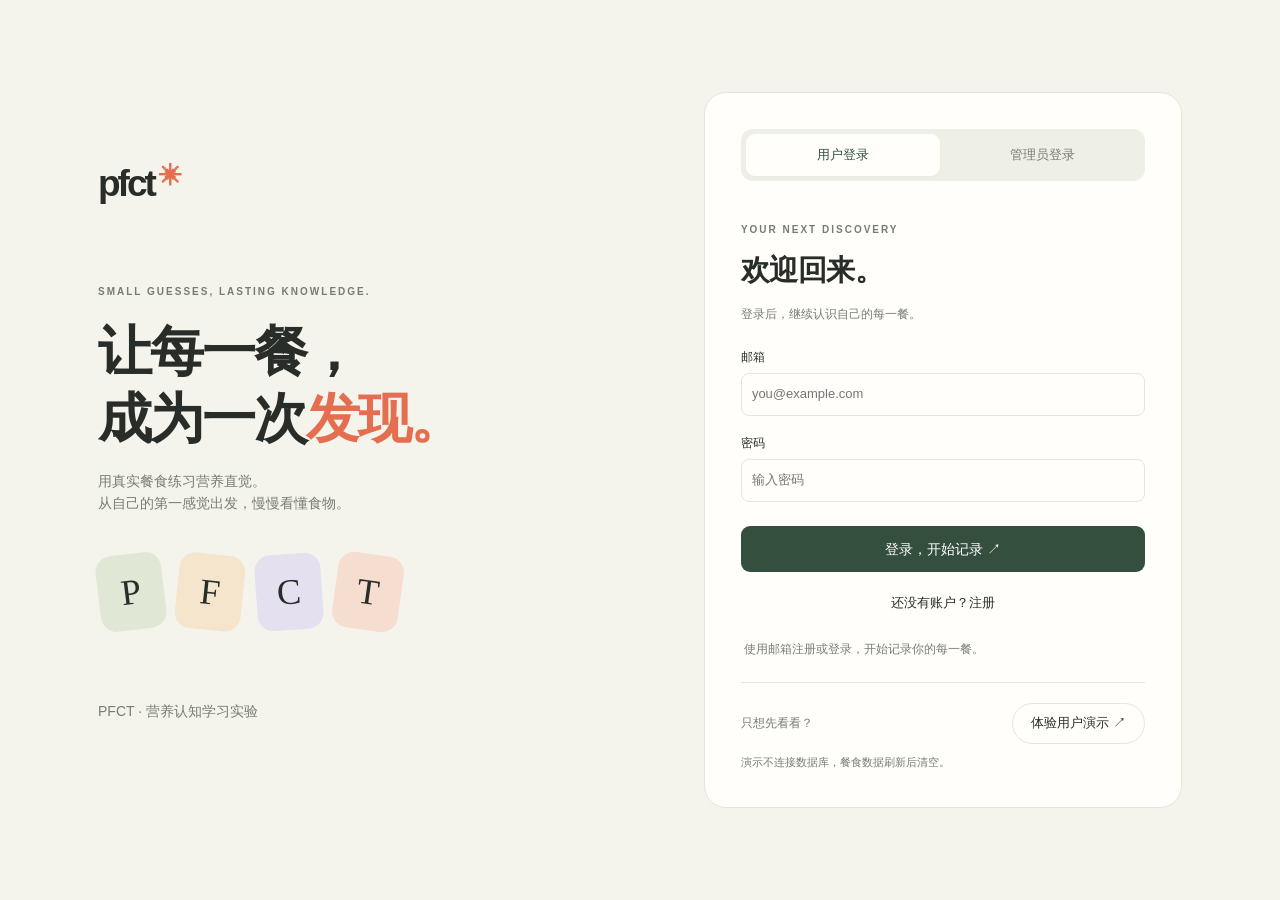
<file: web/index.html>
<!doctype html>
<html lang="zh-CN">
<head>
  <meta charset="utf-8">
  <meta name="viewport" content="width=device-width,initial-scale=1">
  <meta name="description" content="PFCT 营养直觉学习实验：记录餐食，猜测营养，理解自己的每一餐。">
  <title>PFCT · 每一餐，多一点了解</title>
  <link rel="stylesheet" href="style.css">
  <script type="module" src="app.js"></script>
</head>
<body>
  <header class="topbar">
    <a class="brand" href="#">pfct<span>✳</span></a>
    <nav aria-label="主导航"><a class="active" href="#meal">记录一餐</a><a href="#history">我的记录</a></nav>
    <div class="header-actions"><a class="quiet" href="login.html">切换账户</a><button class="quiet" id="logout">退出</button></div>
  </header>
  <main>
    <div class="mode-line"><span class="status-dot"></span><span id="mode-label">本地演示 · 数据不上传，刷新即清空</span><span class="pill">EARLY PREVIEW</span></div>
    <section class="intro"><div><span class="eyebrow">A LITTLE GUESS. A LITTLE DISCOVERY.</span><h1>每一餐，<br>多一点<span class="accent">了解。</span></h1><p>先凭直觉猜一猜，再慢慢认识食物。<br>没有饮食评分，只有关于自己的一点新发现。</p></div><div class="intro-note"><span class="sun" aria-hidden="true">✳</span><p>不必一开始就猜对。<br><strong>理解，比记住数字更有趣。</strong></p></div></section>

    <div class="workspace" id="meal">
      <section class="card meal-card">
        <div class="card-heading"><div><span class="eyebrow">01 / YOUR PLATE</span><h2>今天，吃了什么？</h2></div><span class="number-mark" aria-hidden="true">01</span></div>
        <label class="upload-area" id="upload-area" for="photo">
          <img id="preview" alt="所选餐食照片预览" hidden>
          <span id="upload-hint"><span class="plate" aria-hidden="true"><span>＋</span></span><strong>放下一张餐食照片</strong><span>点击选择，或把照片拖到这里</span><small>JPG / PNG / WebP · 最大 10 MB</small></span>
          <input id="photo" type="file" accept="image/jpeg,image/png,image/webp" aria-label="选择餐食照片">
        </label>
        <p id="file-name" class="small">让这一餐，成为你的学习素材。</p>
        <div class="meal-meta"><label>这是哪一餐？<select id="meal-type"><option value="breakfast">早餐</option><option value="lunch" selected>午餐</option><option value="dinner">晚餐</option><option value="snack">加餐</option><option value="other">其他</option></select></label><label>用餐时间<input id="eaten-at" type="datetime-local" required></label></div>
      </section>

      <section class="card guess-card">
        <div class="card-heading"><div><span class="eyebrow">02 / TRUST YOUR INTUITION</span><h2>你的营养直觉是？</h2></div><span class="number-mark" aria-hidden="true">02</span></div>
        <p class="subtle">估一估整餐的营养。暂时不知道也没关系。</p>
        <form id="guess-form">
          <div class="nutrient-grid">
            <label class="nutrient protein"><span class="nutrient-title"><b>P</b> 蛋白质</span><span class="value-wrap"><input id="protein" type="number" min="0" max="10000" step="0.01" placeholder="0" required aria-label="蛋白质克数"><span>g</span></span><small>PROTEIN</small></label>
            <label class="nutrient fat"><span class="nutrient-title"><b>F</b> 脂肪</span><span class="value-wrap"><input id="fat" type="number" min="0" max="10000" step="0.01" placeholder="0" required aria-label="脂肪克数"><span>g</span></span><small>FAT</small></label>
            <label class="nutrient carbs"><span class="nutrient-title"><b>C</b> 碳水</span><span class="value-wrap"><input id="carbs" type="number" min="0" max="10000" step="0.01" placeholder="0" required aria-label="碳水克数"><span>g</span></span><small>CARBOHYDRATES</small></label>
            <label class="nutrient calories"><span class="nutrient-title"><b>T</b> 总热量</span><span class="value-wrap"><input id="calories" type="number" min="0" max="100000" step="0.01" placeholder="0" required aria-label="总热量千卡"><span>kcal</span></span><small>TOTAL CALORIES</small></label>
          </div>
          <p class="hint">✧ 先保留你的第一感觉，不用查答案。</p>
          <button class="primary submit" id="submit-guess" type="submit">保存我的猜测 <span aria-hidden="true">↗</span></button>
          <button class="quiet reset" type="button" id="new-meal">开始新的一餐</button>
        </form>
      </section>
    </div>

    <section class="card confirmation" id="confirmation" hidden aria-labelledby="confirmation-title">
      <div class="card-heading"><div><span class="eyebrow">03 / KNOW YOUR PORTIONS</span><h2 id="confirmation-title">确认食物，揭晓这一餐。</h2></div><span class="number-mark" aria-hidden="true">03</span></div>
      <p class="subtle" id="confirmation-context"></p>
      <p class="small">请包括食材、烹饪用油、酱料和饮料。生重与熟重请选择对应食物条目；克和毫升不直接互换。</p>
      <div id="live-food-picker" hidden>
        <form id="food-search-form" class="search-row"><label>搜索食物<input id="food-query" required minlength="2" maxlength="100" placeholder="例如 cooked rice / chicken breast"></label><button class="primary" type="submit">搜索 FatSecret</button></form>
        <p class="small">当前使用 Basic 接口默认数据集；中文和地区筛选取决于套餐权限。优先尝试英文名称。</p>
        <div id="food-results" class="food-results" aria-live="polite"></div>
        <form id="portion-form" hidden>
          <h3 id="selected-food-name"></h3>
          <div class="portion-grid"><label>标准份<select id="serving-choice"></select></label><label>食用数量<input id="portion-quantity" type="number" min="0.01" max="10000" step="0.01" value="1" required></label><label>计算单位<select id="portion-measure"></select></label></div>
          <button class="quiet" type="submit">＋ 加入这一餐</button>
        </form>
        <a class="provider" href="https://www.fatsecret.com" target="_blank" rel="noopener noreferrer">Powered by fatsecret</a>
      </div>
      <form id="label-form">
        <p class="label-note">本地模式：根据你填写的包装营养标签计算，不是 FatSecret 查询结果。没有标签时，请连接后端搜索食物，不要把猜测再填成参考答案。</p>
        <div class="portion-grid"><label>食物名称<input id="label-name" maxlength="100" required placeholder="包装上的食物名称"></label><label>标签基准重量（g）<input id="label-base" type="number" min="0.01" max="10000" step="0.01" value="100" required></label><label>实际食用重量（g）<input id="label-amount" type="number" min="0.01" max="10000" step="0.01" required placeholder="例如 150"></label></div>
        <div class="label-nutrients"><label>基准份蛋白质（g）<input id="label-protein" type="number" min="0" max="10000" step="0.01" required></label><label>基准份脂肪（g）<input id="label-fat" type="number" min="0" max="10000" step="0.01" required></label><label>基准份碳水（g）<input id="label-carbs" type="number" min="0" max="10000" step="0.01" required></label><label>基准份热量（kcal）<input id="label-calories" type="number" min="0" max="100000" step="0.01" required></label></div>
        <p class="small">如果标签使用 kJ，请先除以 4.184 转为 kcal。所有营养数值必须对应上面同一基准重量。</p>
        <button class="quiet" type="submit">＋ 加入这一餐</button>
      </form>
      <div id="confirmed-items" class="confirmed-items" aria-live="polite"></div>
      <div class="button-row"><button class="primary" id="confirm-portions" type="button">确认份量并对比猜测 ↗</button><button class="quiet" id="review-reference" hidden type="button">重新查询上次确认</button></div>
      <p class="small" id="reference-storage-note"></p>
      <p id="food-status" class="notice" role="status" aria-live="polite">先加入食物和实际食用份量。</p>
    </section>
    <section class="result card" id="result" hidden aria-labelledby="result-title"><div><span class="eyebrow">04 / A MOMENT OF DISCOVERY</span><h2 id="result-title">猜测已记录，等一次新发现。</h2><p id="result-description"></p></div><div id="comparison"></div></section>
    <p id="notice" class="notice" role="status" aria-live="polite">准备好了，就从一张照片开始。</p>

    <section class="history" id="history"><div class="section-heading"><div><span class="eyebrow">YOUR FOOD JOURNAL</span><h2>每一餐，都是线索。</h2></div><button class="quiet" id="refresh">刷新记录 ↻</button></div><div id="records" class="records"><div class="empty"><span aria-hidden="true">↗</span><p>这里还没有餐食记录。<br><small>记录第一餐，开始认识自己的营养直觉。</small></p></div></div></section>
    <footer><a class="brand" href="#">pfct<span>✳</span></a><p>从猜测开始，让理解留下来。</p><span>营养认知学习 · 开发预览版</span></footer>
  </main>
</body>
</html>
</file>
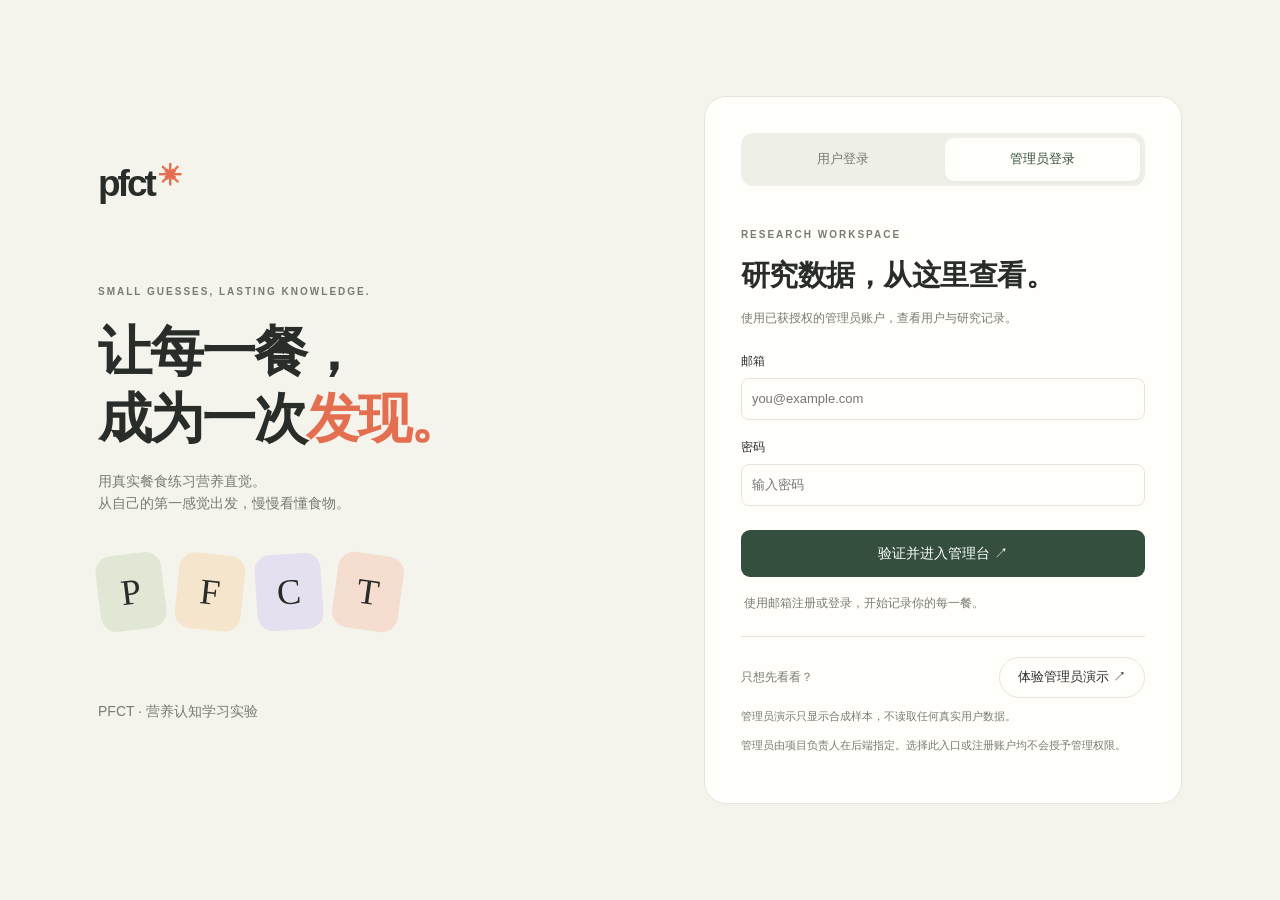
<file: web/admin.html>
<!doctype html><html lang="zh-CN"><head><meta charset="utf-8"><meta name="viewport" content="width=device-width,initial-scale=1"><title>研究管理台 · PFCT</title><link rel="stylesheet" href="style.css?v=20261023-photos"><script type="module" src="admin.js?v=20261023-photos2"></script></head>
<body class="admin-body"><div class="admin-shell">
  <aside class="admin-sidebar"><a class="brand" href="login.html">pfct<span>✳</span></a><span class="eyebrow">RESEARCH WORKSPACE</span><a class="sidebar-active" href="#participants">◫ 用户与记录</a><a href="index.html">↗ 用户页面</a><div class="sidebar-note"><strong>保留过程，理解变化。</strong><p>原始数据只读展示。<br>每次猜测都有自己的位置。</p></div><button class="quiet" id="admin-logout">退出管理台</button></aside>
  <main class="admin-main" id="admin-main"><header class="admin-heading"><div><span class="eyebrow">PFCT / RESEARCH CONSOLE</span><h1>每一次猜测，<span class="accent">都有迹可循。</span></h1><p class="subtle">从用户到单餐，查看营养认知学习的原始记录。</p></div><span class="pill" id="admin-mode">正在验证权限</span></header>
    <p class="notice" id="admin-notice" role="status" aria-live="polite">正在验证管理员身份…</p>
    <section class="admin-stats" aria-label="数据总览"><article><span>参与者</span><strong id="stat-participants">—</strong><small>独立研究 ID</small></article><article><span>餐食记录</span><strong id="stat-meals">—</strong><small>按提交记录统计</small></article><article><span>PFCT 猜测</span><strong id="stat-guesses">—</strong><small>包含所有尝试</small></article><article><span>份量确认</span><strong id="stat-confirmations">—</strong><small>包含历史版本</small></article></section>
    <div class="admin-grid"><section class="card participant-card" id="participants"><div class="section-heading"><div><span class="eyebrow">PARTICIPANTS</span><h2>用户与研究记录</h2></div><button class="quiet" id="admin-refresh">刷新 ↻</button></div>
      <form id="admin-filter" class="admin-filter"><label>参与者 ID<input id="participant-query" maxlength="100" placeholder="搜索研究 ID"></label><label>记录状态<select id="participant-filter"><option value="all">全部用户</option><option value="with_records">有餐食记录</option><option value="without_records">尚无餐食记录</option></select></label><button class="primary" type="submit">筛选</button></form>
      <div class="table-scroll"><table class="participant-table"><thead><tr><th scope="col">参与者</th><th scope="col">餐食 / 猜测</th><th scope="col">最近提交</th><th scope="col">研究同意</th><th scope="col">查看</th></tr></thead><tbody id="participant-rows"></tbody></table></div>
      <div class="pagination"><span id="participant-page">—</span><div><button id="participants-prev" class="quiet">上一页</button><button id="participants-next" class="quiet">下一页</button></div></div>
    </section>
    <aside class="card detail-card" id="participant-detail" aria-label="用户记录详情"><span class="eyebrow">FOLLOW THE RECORD</span><h2>从一位用户开始。</h2><p class="subtle">选择左侧用户，查看餐食、原始猜测与份量确认的时间线。</p><div class="detail-placeholder" aria-hidden="true">↗</div><p class="small">不根据热量高低给用户打分，也不自动改写研究记录。</p></aside></div>
    <p class="small admin-footnote">统计用于查看记录完整性，不代表饮食健康评价。FatSecret 历史确认仅保留食物 ID 与份量输入，缺失的营养快照不会被补成零。</p>
  </main>
</div><dialog id="photo-dialog" class="photo-dialog" aria-labelledby="photo-dialog-title"><div class="photo-dialog-header"><h2 id="photo-dialog-title">餐食照片</h2><button class="quiet" id="photo-dialog-close" type="button">关闭 ×</button></div><img id="photo-dialog-image" alt="放大的餐食照片"><p class="small" id="photo-dialog-caption"></p></dialog></body></html>
</file>
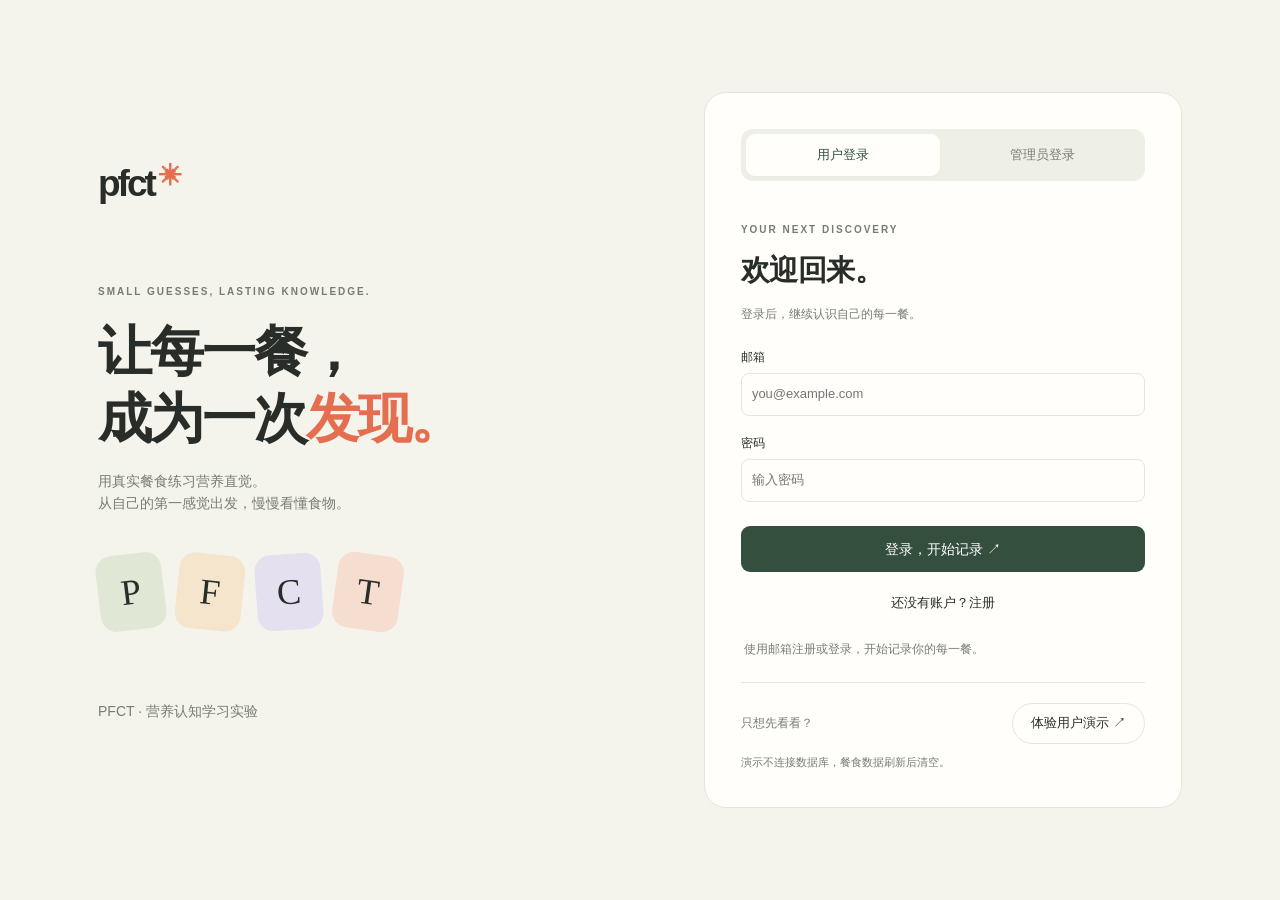
<file: web/login.html>
<!doctype html>
<html lang="zh-CN"><head><meta charset="utf-8"><meta name="viewport" content="width=device-width,initial-scale=1"><title>登录 · PFCT</title><link rel="stylesheet" href="style.css"><script type="module" src="login.js"></script></head>
<body class="login-body"><main class="login-shell">
  <section class="login-story"><a class="brand" href="login.html">pfct<span>✳</span></a><span class="eyebrow">SMALL GUESSES, LASTING KNOWLEDGE.</span><h1>让每一餐，<br>成为一次<span class="accent">发现。</span></h1><p>用真实餐食练习营养直觉。<br>从自己的第一感觉出发，慢慢看懂食物。</p><div class="login-art" aria-hidden="true"><span>P</span><span>F</span><span>C</span><span>T</span></div><p class="small">PFCT · 营养认知学习实验</p></section>
  <section class="login-panel"><div class="role-switch" role="group" aria-label="登录入口"><button type="button" id="user-role" aria-pressed="true">用户登录</button><button type="button" id="admin-role" aria-pressed="false">管理员登录</button></div>
    <span class="eyebrow" id="login-eyebrow">YOUR NEXT DISCOVERY</span><h2 id="login-title">欢迎回来。</h2><p class="subtle" id="login-copy">登录后，继续认识自己的每一餐。</p>
    <form id="login-form"><label>邮箱<input id="login-email" type="email" autocomplete="username" required placeholder="you@example.com"></label><label>密码<input id="login-password" type="password" autocomplete="current-password" minlength="6" required placeholder="输入密码"></label>
      <details class="connection-details" id="connection-details"><summary>开发环境连接</summary><p class="small">填写 Supabase 公开配置。FatSecret ID / Secret 不在这里填写。</p><label>Supabase 项目地址<input id="login-url" type="url" autocomplete="off" placeholder="https://your-project.supabase.co"></label><label>Publishable / anon key<input id="login-key" type="password" autocomplete="off" placeholder="sb_publishable_…"></label></details>
      <button class="primary" id="login-submit" type="submit">登录，开始记录 ↗</button><button class="quiet" id="login-signup" type="button">还没有账户？注册</button>
    </form><p id="login-notice" class="notice" role="status" aria-live="polite">使用邮箱注册或登录，开始记录你的每一餐。</p>
    <div class="demo-entry"><span>只想先看看？</span><button class="quiet" type="button" id="demo-entry">体验用户演示 ↗</button><p class="small" id="demo-copy">演示不连接数据库，餐食数据刷新后清空。</p></div>
    <p class="small" id="admin-boundary" hidden>管理员由项目负责人在后端指定。选择此入口或注册账户均不会授予管理权限。</p>
  </section>
</main></body></html>
</file>
<file: web/style.css>
:root{--paper:#f8f7f2;--ink:#292d29;--muted:#777c73;--line:#e5e6dc;--coral:#e36e50;--green:#344f3e;--card:#fffefa}*{box-sizing:border-box}html{scroll-behavior:smooth;scroll-padding-top:24px}body{margin:0;background:var(--paper);color:var(--ink);font-family:-apple-system,BlinkMacSystemFont,"Segoe UI","PingFang SC","Microsoft YaHei",sans-serif;line-height:1.6}button,input,select{font:inherit}button,a,input,select{ -webkit-tap-highlight-color:transparent}button{cursor:pointer}button:disabled{cursor:wait;opacity:.6}a{color:inherit;text-decoration:none}button:focus-visible,a:focus-visible,input:focus-visible,select:focus-visible,.upload-area:focus-within{outline:3px solid #9ab9a1;outline-offset:4px}[hidden]{display:none!important}.topbar{max-width:1280px;margin:auto;display:flex;align-items:center;justify-content:space-between;height:100px;padding:0 48px;border-bottom:1px solid var(--line)}.brand{font-size:37px;letter-spacing:-3px;font-weight:850;line-height:1}.brand span{display:inline-block;color:var(--coral);font-size:23px;margin-left:5px;vertical-align:top;letter-spacing:0}nav{display:flex;gap:38px;font-size:14px}nav a{color:var(--muted);padding:9px 0}nav a.active{color:var(--ink);border-bottom:2px solid var(--ink)}main{max-width:1280px;padding:28px 48px 0;margin:auto}.quiet{border:1px solid var(--line);border-radius:999px;padding:9px 18px;color:var(--ink);background:transparent;font-size:13px}.quiet:hover{background:#eeeee6}.mode-line{display:flex;align-items:center;gap:9px;font-size:12px;color:var(--muted)}.status-dot{width:7px;height:7px;background:#729478;border-radius:100%}.pill{font-size:9px;letter-spacing:1px;border:1px solid var(--line);padding:3px 8px;border-radius:20px;margin-left:auto}.intro{display:flex;justify-content:space-between;align-items:center;padding:40px 0 44px}.eyebrow{font-size:10px;letter-spacing:2px;font-weight:650;color:var(--muted)}h1{font-size:clamp(40px,4.6vw,64px);line-height:1.24;letter-spacing:-2px;margin:18px 0}.accent{color:var(--coral)}p{margin:12px 0}.intro p{color:var(--muted);font-size:14px;line-height:1.9}.intro-note{display:flex;align-items:center;gap:26px;padding:25px 38px;border-left:1px solid var(--line)}.intro-note p{font-size:13px}.intro-note strong{font-weight:500;color:var(--ink)}.sun{font-size:80px;line-height:1;color:#b0bda0}.workspace{display:grid;grid-template-columns:1fr 1fr;gap:24px;align-items:stretch}.card{background:var(--card);border:1px solid var(--line);border-radius:20px;padding:28px}.card-heading{display:flex;justify-content:space-between;align-items:center}h2{font-size:23px;line-height:1.4;letter-spacing:-.5px;margin:9px 0 0}.number-mark{font-family:Georgia,serif;font-size:40px;color:#d9ddcf;font-style:italic}.upload-area{margin-top:25px;display:flex;position:relative;align-items:center;justify-content:center;height:264px;background:#f0f1e8;border:1px dashed #c5cdbb;border-radius:12px;overflow:hidden;cursor:pointer;text-align:center}.upload-area.dragging{background:#e1e9da;border:2px solid var(--green)}.upload-area>input{position:absolute;inset:0;width:100%;height:100%;opacity:0;cursor:pointer}.upload-area img{width:100%;height:100%;object-fit:cover}#upload-hint{display:flex;align-items:center;flex-direction:column;color:var(--muted);font-size:12px;gap:7px}#upload-hint strong{font-size:15px;font-weight:500;color:var(--ink)}#upload-hint small{font-size:10px;color:#8b9083}.plate{display:flex;align-items:center;justify-content:center;width:81px;height:81px;border:1px solid #bdc8ac;border-radius:50%;margin-bottom:11px;background:#e7ebdc}.plate>span{display:flex;align-items:center;justify-content:center;width:60px;height:60px;border:1px solid #bdc8ac;border-radius:50%;font-size:29px;color:#8c9e79;font-weight:200}.small{font-size:11px;color:var(--muted)}.meal-meta{display:grid;grid-template-columns:1fr 1.3fr;gap:15px;margin-top:21px}label{display:block;font-size:12px}input,select{display:block;width:100%;min-width:0;border:1px solid var(--line);border-radius:8px;padding:10px;background:#fffefa;color:var(--ink);margin-top:6px;font-size:13px}input:disabled,select:disabled{opacity:.65}.subtle{font-size:12px;color:var(--muted);margin:14px 0 24px}.nutrient-grid{display:grid;grid-template-columns:1fr 1fr;gap:13px}.nutrient{border:1px solid transparent;border-radius:13px;padding:14px 17px}.protein{background:#ecf0e5}.fat{background:#f8eedf}.carbs{background:#ebe9f3}.calories{background:#fae9e0}.nutrient-title{display:flex;align-items:center;gap:9px;font-size:12px}.nutrient-title b{font-family:Georgia,serif;font-size:24px;font-weight:400}.value-wrap{display:flex;align-items:baseline;gap:5px;margin-top:8px}.value-wrap input{appearance:textfield;-moz-appearance:textfield;background:transparent;border:0;border-bottom:1px solid #00000018;border-radius:0;font-size:34px;font-weight:450;padding:0 0 3px;line-height:1.3;margin:0}.value-wrap input::-webkit-inner-spin-button{appearance:none}.value-wrap>span{font-size:11px;color:var(--muted)}.nutrient small{display:block;font-size:8px;letter-spacing:1.2px;color:var(--muted);margin-top:8px}.hint{color:var(--muted);font-size:11px;margin:20px 0}.primary{background:var(--green);color:white;border:0;border-radius:9px;padding:12px 20px;font-size:14px}.primary:hover{background:#42634d}.submit{width:100%;display:flex;justify-content:space-between;padding:15px 20px}.reset{display:block;margin:12px auto 0;border-color:transparent;padding:4px 12px;color:var(--muted);font-size:11px}.notice{font-size:12px;color:var(--muted);min-height:22px;margin:17px 3px}.notice.error{color:#ae4336}.notice.success{color:var(--green)}.history{margin-top:48px}.section-heading{display:flex;justify-content:space-between;align-items:center;margin-bottom:22px}.section-heading h2{font-size:25px}.records{display:grid;gap:12px}.empty{border:1px dashed #d7dacf;border-radius:14px;padding:30px;display:flex;align-items:center;justify-content:center;gap:20px;color:var(--muted);font-size:13px;text-align:left}.empty>span{font-size:34px;color:#abb59c}.empty small{font-size:11px}.record{background:var(--card);border:1px solid var(--line);border-radius:14px;padding:18px;display:flex;gap:18px;align-items:center}.record-image{width:68px;height:68px;object-fit:cover;border-radius:9px;background:#e8ecdf;flex-shrink:0}.record-main{flex:1}.record-main h3{margin:0;font-size:14px}.record-main p{margin:4px 0;font-size:11px;color:var(--muted)}.record-nutrients{display:flex;gap:18px;font-size:12px}.record-nutrients b{font-weight:600}.record-status{border-radius:20px;background:#f1f0e7;color:#7a7c68;padding:5px 10px;font-size:10px;white-space:nowrap}.result{margin-top:24px;background:#edf1e7}.result p{font-size:13px;color:#626e5c}.comparison{width:100%;margin-top:18px;border-collapse:collapse;font-size:13px}.comparison td,.comparison th{padding:10px;border-bottom:1px solid #d7dfcd;text-align:left}.settings{background:#eeefe6;border:1px solid #dbe0d0;border-radius:16px;padding:25px;margin-bottom:24px}.settings h2{margin-top:5px}.settings p{font-size:12px;color:var(--muted);max-width:700px}.settings form{display:grid;gap:12px;max-width:700px;margin-top:16px}.settings .primary{justify-self:start}.settings .button-row{display:flex;gap:12px}.settings h3{font-size:15px;margin:8px 0 0}footer{display:flex;align-items:center;gap:25px;border-top:1px solid var(--line);margin-top:60px;padding:30px 0}footer .brand{font-size:27px}footer .brand span{font-size:15px}footer p,footer>span{font-size:11px;color:var(--muted)}footer>span{margin-left:auto}button,a,input,select{transition:background .15s ease,border-color .15s ease}@media(min-width:1500px){.intro{padding-top:56px;padding-bottom:56px}}@media(max-width:850px){main{padding:22px 24px 0}.topbar{padding:0 24px;height:80px}.intro-note{padding:16px;gap:15px}.sun{font-size:55px}.card{padding:21px}.workspace{gap:16px}.meal-meta{grid-template-columns:1fr}.record-nutrients{gap:10px;flex-wrap:wrap}}@media(max-width:640px){.topbar{padding:0 20px;height:76px}.brand{font-size:32px}nav{gap:18px;font-size:12px}.topbar .quiet{padding:7px 10px;font-size:11px}main{padding:20px 18px 0}.intro{padding:30px 0}.intro-note{display:none}.eyebrow{font-size:9px;letter-spacing:1.4px}h1{font-size:45px}.intro p{font-size:13px}.workspace{grid-template-columns:1fr}.card{padding:22px}.meal-meta{grid-template-columns:1fr 1.2fr}.upload-area{height:230px}.history{margin-top:35px}.section-heading h2{font-size:21px}.record{gap:12px;flex-wrap:wrap}.record-status{margin-left:80px}.record-nutrients{font-size:11px}footer{flex-wrap:wrap;gap:13px;margin-top:40px}footer>span{width:100%;margin:0}.settings{padding:18px}.mode-line{font-size:10px}.pill{font-size:8px}.comparison{font-size:11px}.comparison td,.comparison th{padding:8px 4px}}
.confirmation{margin-top:24px}.confirmation .button-row{display:flex;gap:12px;flex-wrap:wrap;margin-top:20px}.confirmation h3{font-size:15px}.search-row{display:flex;gap:12px;align-items:end;margin-top:24px}.search-row label{flex:1}.search-row .primary{white-space:nowrap}.portion-grid{display:grid;grid-template-columns:2fr 1fr 1fr;gap:14px;margin:16px 0}.label-nutrients{display:grid;grid-template-columns:repeat(4,1fr);gap:14px;margin-bottom:14px}.label-note{border-left:3px solid #d9b49b;padding:9px 14px;background:#f9f0e7;font-size:12px;color:#785b48}.food-results{display:grid;grid-template-columns:1fr 1fr;gap:9px;margin:15px 0}.food-option{padding:12px;text-align:left;background:#f3f4ec;border:1px solid var(--line);border-radius:10px}.food-option strong{display:block;font-size:13px}.food-option small{display:block;color:var(--muted);font-size:10px}.confirmed-items{display:grid;gap:8px;margin-top:20px}.confirmed-item{display:flex;align-items:center;gap:16px;padding:12px 15px;border:1px solid var(--line);border-radius:10px;font-size:12px}.confirmed-item>span{flex:1}.provider{display:inline-block;margin-top:12px;font-size:11px;text-decoration:underline;color:var(--muted)}.difference{font-size:12px;color:#68705f}.confirmation .notice{margin-top:18px;margin-bottom:0}@media(max-width:640px){.portion-grid{grid-template-columns:1fr 1fr}.portion-grid>label:first-child{grid-column:1/-1}.label-nutrients{grid-template-columns:1fr 1fr}.food-results{grid-template-columns:1fr}.search-row{align-items:stretch;flex-direction:column}.comparison{font-size:10px}}
.upload-area>input:disabled{opacity:0;cursor:default}
.header-actions{display:flex;gap:8px;align-items:center}.login-body{background:#f4f4ec}.login-shell{max-width:1180px;min-height:100vh;display:grid;grid-template-columns:1.1fr 1fr;gap:80px;align-items:center;padding:56px 48px}.login-story>.eyebrow{display:block;margin-top:80px}.login-story h1{font-size:54px}.login-story p{color:var(--muted);font-size:14px}.login-art{display:flex;gap:13px;margin:40px 0 70px}.login-art span{width:66px;height:76px;border-radius:16px;display:grid;place-items:center;font:36px Georgia,serif;transform:rotate(-7deg);background:#e0e8d5}.login-art span:nth-child(2){background:#f5e5cd;transform:rotate(6deg)}.login-art span:nth-child(3){background:#e4e0ef;transform:rotate(-4deg)}.login-art span:nth-child(4){background:#f5ddd0;transform:rotate(8deg)}.login-panel{padding:36px;background:var(--card);border:1px solid var(--line);border-radius:22px}.role-switch{display:flex;padding:5px;border-radius:12px;background:#eeefe6;gap:5px;margin-bottom:34px}.role-switch button{width:50%;border:0;background:transparent;padding:11px;border-radius:9px;color:var(--muted);font-size:13px}.role-switch button[aria-pressed=true]{background:var(--card);color:var(--green);box-shadow:0 2px 5px #00000006}.login-panel h2{font-size:29px}.login-panel form>label{margin-top:18px}.login-panel form>.primary{width:100%;margin-top:24px}.login-panel form>.quiet{width:100%;margin-top:12px;border:0}.connection-details{margin-top:18px;font-size:12px;color:var(--muted)}.connection-details summary{cursor:pointer}.connection-details label{margin-top:10px}.demo-entry{border-top:1px solid var(--line);padding-top:20px;margin-top:20px;display:flex;align-items:center;justify-content:space-between;flex-wrap:wrap;gap:10px;font-size:12px;color:var(--muted)}.demo-entry p{width:100%;margin:0}.admin-shell{display:grid;grid-template-columns:200px 1fr;min-height:100vh;max-width:1800px;margin:auto}.admin-sidebar{border-right:1px solid var(--line);padding:36px 24px;display:flex;flex-direction:column;gap:15px}.admin-sidebar>.eyebrow{font-size:8px;margin:12px 0 36px}.admin-sidebar>a:not(.brand){font-size:12px;padding:12px;border-radius:9px}.sidebar-active{background:#e8ecdf;color:var(--green)}.sidebar-note{margin-top:auto;padding-top:70px;font-size:11px;color:var(--muted)}.sidebar-note strong{font-size:12px;font-weight:500;color:var(--ink)}.admin-main{width:100%;max-width:none;padding:42px 32px;min-width:0}.admin-heading{display:flex;align-items:center;justify-content:space-between;gap:20px}.admin-heading h1{font-size:30px;letter-spacing:-1px;line-height:1.4;margin:12px 0}.admin-heading .pill{white-space:nowrap;margin:0;font-size:10px;letter-spacing:0}.admin-stats{display:grid;grid-template-columns:repeat(4,1fr);gap:14px;margin:25px 0}.admin-stats article{background:var(--card);padding:20px 23px;border:1px solid var(--line);border-radius:14px;display:flex;flex-direction:column}.admin-stats article:nth-child(2){background:#eef1e6}.admin-stats article:nth-child(3){background:#f4ede1}.admin-stats article:nth-child(4){background:#eeebf4}.admin-stats span{font-size:12px}.admin-stats strong{font-size:34px;font-weight:500;margin:5px 0}.admin-stats small{font-size:10px;color:var(--muted)}.admin-grid{display:grid;grid-template-columns:minmax(0,1.45fr) minmax(300px,1fr);gap:20px;align-items:start}.admin-grid>.card{padding:23px;min-width:0}.admin-grid h2{font-size:21px}.admin-filter{display:flex;gap:10px;align-items:end;margin:24px 0}.admin-filter label:first-child{flex:1;min-width:100px}.admin-filter .primary{padding:10px 15px;font-size:12px;white-space:nowrap}.table-scroll{overflow-x:auto}.participant-table{border-collapse:collapse;width:100%;font-size:11px;min-width:480px}.participant-table th{text-align:left;color:var(--muted);font-size:10px;font-weight:500;padding:10px 8px;border-bottom:1px solid var(--line);white-space:nowrap}.participant-table td{padding:15px 8px;border-bottom:1px solid var(--line)}.participant-table strong{font-size:11px;font-weight:500}.participant-table small{display:block;font-size:9px;color:var(--muted);margin-top:5px}.participant-id{display:block;max-width:150px;overflow:hidden;text-overflow:ellipsis;white-space:nowrap}.participant-table .quiet{font-size:10px;padding:5px 10px}.selected-row{background:#edf1e6}.pagination{display:flex;align-items:center;justify-content:space-between;gap:8px;margin-top:20px;color:var(--muted);font-size:10px}.pagination>div{display:flex;gap:6px}.pagination .quiet{font-size:10px;padding:5px 10px}.pagination button:disabled{cursor:default;opacity:.35}.detail-placeholder{font-size:100px;color:#b8c2a8;text-align:center;padding:25px 0 40px}.detail-id{font-family:ui-monospace,monospace;font-size:11px;overflow-wrap:anywhere;color:var(--green)}.raw-details{border:1px solid var(--line);border-radius:8px;padding:10px 12px;margin:10px 0;font-size:11px}.raw-details summary{cursor:pointer;color:var(--muted)}.raw-details pre{font-size:10px;white-space:pre-wrap;overflow-wrap:anywhere;max-height:260px;overflow:auto}.timeline-meal{border-top:1px solid var(--line);padding:15px 0;margin-top:15px}.timeline-meal h3{font-size:16px;margin:0}.timeline-meal .comparison{font-size:10px;margin:10px 0}.timeline-meal .comparison td,.timeline-meal .comparison th{padding:8px 3px}.admin-footnote{line-height:1.8;margin-top:24px}@media(max-width:1150px){.admin-shell{grid-template-columns:170px 1fr}.admin-sidebar{padding:30px 18px}.admin-main{padding:30px 22px}.admin-grid{grid-template-columns:1fr}.admin-heading{align-items:start;flex-direction:column}.login-shell{gap:35px}.login-story h1{font-size:46px}}@media(max-width:700px){.login-shell{grid-template-columns:1fr;padding:25px 20px;gap:24px}.login-story>.eyebrow{margin-top:30px}.login-story h1{font-size:38px}.login-story>p:not(.small){font-size:12px}.login-art{display:none}.login-story>.small{display:none}.login-panel{padding:24px}.admin-shell{grid-template-columns:1fr}.admin-sidebar{border-right:0;border-bottom:1px solid var(--line);padding:20px;flex-direction:row;align-items:center;flex-wrap:wrap;gap:10px}.admin-sidebar>.eyebrow,.sidebar-note{display:none}.admin-sidebar .brand{margin-right:auto}.admin-sidebar>a:not(.brand){padding:7px}.admin-main{padding:25px 15px}.admin-heading h1{font-size:25px}.admin-stats{grid-template-columns:1fr 1fr;gap:10px}.admin-stats article{padding:15px}.admin-stats strong{font-size:30px}.admin-filter{flex-wrap:wrap}.admin-filter label:first-child{flex-basis:100%}.admin-filter label:nth-child(2){flex:1}.admin-grid>.card{padding:18px}.header-actions .quiet{font-size:10px;padding:6px 8px}.topbar nav{gap:12px}}
.meal-photo-panel{margin:16px 0;padding:14px;border:1px solid var(--line);border-radius:12px;background:#f5f6ef}.meal-photo-panel>.small{margin:9px 0;font-size:10px}.meal-photo-grid{display:grid;grid-template-columns:repeat(2,minmax(0,1fr));gap:10px}.photo-tile{min-width:0}.photo-tile>.small{font-size:9px;line-height:1.6;overflow-wrap:anywhere}.photo-thumbnail{width:100%;padding:0;display:block;border:1px solid #dce2d2;border-radius:9px;background:#e9eddf;overflow:hidden;aspect-ratio:4/3}.photo-thumbnail img{width:100%;height:100%;display:block;object-fit:cover}.photo-thumbnail:hover{border-color:var(--green)}.photo-dialog{width:min(920px,94vw);max-height:92vh;overflow:auto;border:1px solid var(--line);border-radius:16px;padding:20px;background:var(--card);color:var(--ink)}.photo-dialog::backdrop{background:#172319c9}.photo-dialog-header{display:flex;align-items:center;justify-content:space-between;gap:14px;margin-bottom:16px}.photo-dialog-header h2{font-size:19px;margin:0}.photo-dialog>img{display:block;max-width:100%;width:auto;max-height:70vh;object-fit:contain;margin:0 auto;border-radius:8px}.photo-dialog>.small{margin:14px 0 0}.photo-dialog[open]{animation:photo-appear .12s ease}@keyframes photo-appear{from{opacity:0;transform:translateY(5px)}to{opacity:1;transform:translateY(0)}}
</file>
